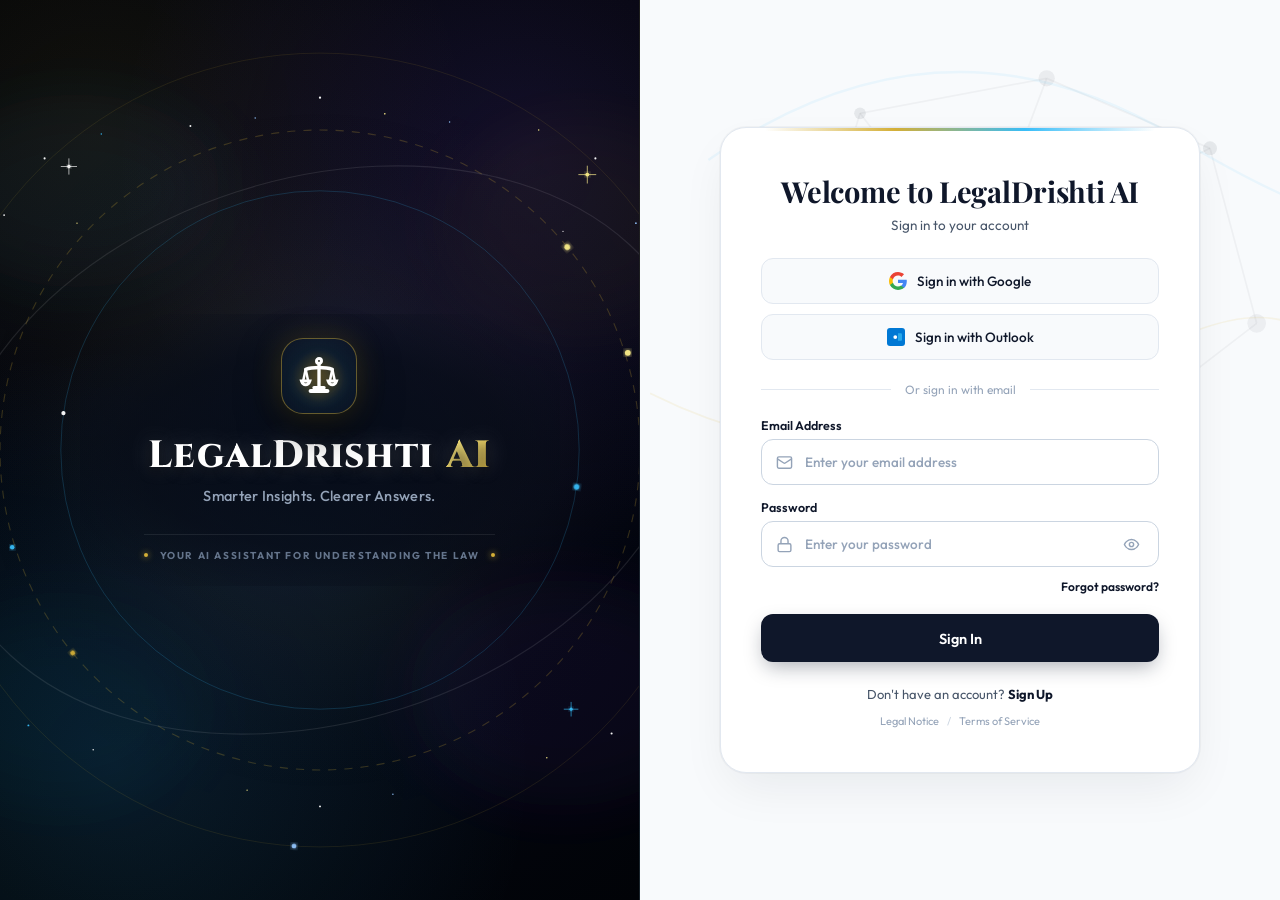
<file: frontend/login.html>
<!DOCTYPE html>
<html lang="en">

<head>
  <meta charset="UTF-8" />
  <meta name="viewport" content="width=device-width, initial-scale=1.0" />
  <title>Sign In - LegalDrishti AI</title>
  <!-- Google Fonts: Cinzel & Playfair Display (Prestigious Legal Serif) + Inter & Outfit -->
  <link rel="preconnect" href="https://fonts.googleapis.com">
  <link rel="preconnect" href="https://fonts.gstatic.com" crossorigin>
  <link
    href="https://fonts.googleapis.com/css2?family=Cinzel:wght@600;700;800;900&family=Inter:wght@400;500;600;700&family=Outfit:wght@400;500;600;700&family=Playfair+Display:ital,wght@0,600;0,700;0,800;1,600&display=swap"
    rel="stylesheet">
  <link rel="stylesheet" href="login.css" />
</head>

<body>
  <div class="login-wrapper">
    <!-- ================= LEFT EXECUTIVE HERO ================= -->
    <div class="left-hero-section">
      <!-- Cosmic Space Theme: Constellation & Celestial Orbit Backdrop -->
      <div class="architectural-art-backdrop space-backdrop">
        <!-- Authentic Deep Space Astrophotography Starfield & Cosmic Orbits -->
        <svg class="cosmic-constellation-art" viewBox="0 0 1000 1000" fill="none">
          <defs>
            <filter id="gold-glow" x="-20%" y="-20%" width="140%" height="140%">
              <feGaussianBlur stdDeviation="3" result="blur" />
              <feComposite in="SourceGraphic" in2="blur" operator="over" />
            </filter>
            <filter id="cyan-glow" x="-20%" y="-20%" width="140%" height="140%">
              <feGaussianBlur stdDeviation="3" result="blur" />
              <feComposite in="SourceGraphic" in2="blur" operator="over" />
            </filter>
            <filter id="nebula-soft" x="-30%" y="-30%" width="160%" height="160%">
              <feGaussianBlur stdDeviation="40" />
            </filter>
            <radialGradient id="celestial-core-glow" cx="50%" cy="50%" r="50%">
              <stop offset="0%" stop-color="#38bdf8" stop-opacity="0.08" />
              <stop offset="50%" stop-color="#d4af37" stop-opacity="0.03" />
              <stop offset="100%" stop-color="#000000" stop-opacity="0" />
            </radialGradient>
          </defs>

          <!-- Deep Space Interstellar Gas & Nebula Clouds (Outer Perimeters Only) -->
          <ellipse cx="200" cy="180" rx="180" ry="120" fill="rgba(56, 189, 248, 0.05)" filter="url(#nebula-soft)" />
          <ellipse cx="820" cy="220" rx="160" ry="130" fill="rgba(212, 175, 55, 0.04)" filter="url(#nebula-soft)" />
          <ellipse cx="800" cy="800" rx="190" ry="140" fill="rgba(139, 92, 246, 0.06)" filter="url(#nebula-soft)" />
          <ellipse cx="180" cy="820" rx="170" ry="120" fill="rgba(56, 189, 248, 0.04)" filter="url(#nebula-soft)" />

          <!-- Core Ambient Radial Glow -->
          <circle cx="500" cy="500" r="460" fill="url(#celestial-core-glow)" />

          <!-- ================= DEEP SPACE OUTER PINPOINT STARFIELD (ZERO OVERLAP WITH TEXT/SYMBOL) ================= -->
          <!-- Top Quadrant Outer Stars -->
          <circle cx="500" cy="65" r="1.4" fill="#ffffff" class="twinkle-star star-1" />
          <circle cx="420" cy="90" r="0.9" fill="#93c5fd" class="twinkle-star star-2" />
          <circle cx="580" cy="85" r="1.0" fill="#fef08a" class="twinkle-star star-3" />
          <circle cx="340" cy="100" r="1.2" fill="#ffffff" class="twinkle-star star-4" />
          <circle cx="660" cy="95" r="0.9" fill="#93c5fd" class="twinkle-star star-1" />

          <!-- Top-Left Corner Deep Stars -->
          <circle cx="160" cy="140" r="1.3" fill="#ffffff" class="twinkle-star star-2" />
          <circle cx="230" cy="110" r="0.9" fill="#38bdf8" class="twinkle-star star-3" />
          <circle cx="110" cy="210" r="1.1" fill="#ffffff" class="twinkle-star star-4" />
          <circle cx="200" cy="220" r="0.8" fill="#fef08a" class="twinkle-star star-1" />

          <!-- Top-Right Corner Deep Stars -->
          <circle cx="840" cy="140" r="1.3" fill="#ffffff" class="twinkle-star star-3" />
          <circle cx="770" cy="105" r="0.9" fill="#fef08a" class="twinkle-star star-4" />
          <circle cx="890" cy="220" r="1.1" fill="#93c5fd" class="twinkle-star star-1" />
          <circle cx="800" cy="230" r="0.8" fill="#ffffff" class="twinkle-star star-2" />

          <!-- Left & Right Flank Outer Stars -->
          <circle cx="70" cy="480" r="1.2" fill="#ffffff" class="twinkle-star star-3" />
          <circle cx="95" cy="360" r="0.9" fill="#93c5fd" class="twinkle-star star-4" />
          <circle cx="85" cy="620" r="1.0" fill="#ffffff" class="twinkle-star star-1" />
          <circle cx="930" cy="490" r="1.2" fill="#ffffff" class="twinkle-star star-2" />
          <circle cx="910" cy="370" r="0.8" fill="#fef08a" class="twinkle-star star-3" />
          <circle cx="915" cy="630" r="1.0" fill="#93c5fd" class="twinkle-star star-4" />

          <!-- Bottom-Left Deep Stars -->
          <circle cx="140" cy="840" r="1.2" fill="#38bdf8" class="twinkle-star star-1" />
          <circle cx="220" cy="870" r="0.9" fill="#ffffff" class="twinkle-star star-2" />
          <circle cx="100" cy="740" r="1.0" fill="#ffffff" class="twinkle-star star-3" />

          <!-- Bottom-Right Deep Stars -->
          <circle cx="860" cy="850" r="1.3" fill="#ffffff" class="twinkle-star star-4" />
          <circle cx="780" cy="880" r="0.9" fill="#fef08a" class="twinkle-star star-1" />
          <circle cx="900" cy="750" r="1.1" fill="#93c5fd" class="twinkle-star star-2" />

          <!-- Bottom Outer Flank Stars -->
          <circle cx="500" cy="940" r="1.2" fill="#ffffff" class="twinkle-star star-3" />
          <circle cx="410" cy="920" r="0.8" fill="#fef08a" class="twinkle-star star-4" />
          <circle cx="590" cy="925" r="0.9" fill="#93c5fd" class="twinkle-star star-1" />

          <!-- Signature Hubble/JWST 4-Point Diffraction Spike Sparkle Stars -->
          <g class="diffraction-star star-1" transform="translate(190, 150)">
            <line x1="-10" y1="0" x2="10" y2="0" stroke="rgba(255,255,255,0.7)" stroke-width="1.2" />
            <line x1="0" y1="-10" x2="0" y2="10" stroke="rgba(255,255,255,0.7)" stroke-width="1.2" />
            <circle cx="0" cy="0" r="2.2" fill="#ffffff" filter="url(#cyan-glow)" />
          </g>

          <g class="diffraction-star star-3" transform="translate(830, 160)">
            <line x1="-11" y1="0" x2="11" y2="0" stroke="rgba(254,240,138,0.75)" stroke-width="1.2" />
            <line x1="0" y1="-11" x2="0" y2="11" stroke="rgba(254,240,138,0.75)" stroke-width="1.2" />
            <circle cx="0" cy="0" r="2.4" fill="#fef08a" filter="url(#gold-glow)" />
          </g>

          <g class="diffraction-star star-2" transform="translate(810, 820)">
            <line x1="-9" y1="0" x2="9" y2="0" stroke="rgba(56,189,248,0.75)" stroke-width="1.1" />
            <line x1="0" y1="-9" x2="0" y2="9" stroke="rgba(56,189,248,0.75)" stroke-width="1.1" />
            <circle cx="0" cy="0" r="2" fill="#38bdf8" filter="url(#cyan-glow)" />
          </g>

          <!-- ================= EXPANDED CELESTIAL CIRCLES (100% CLEAR OF TEXT & SYMBOL) ================= -->
          <!-- 1. Inner Orbital Ring (r=320: Encircles Text & Symbol with Wide Clearance) -->
          <circle cx="500" cy="500" r="320" stroke="rgba(56, 189, 248, 0.2)" stroke-width="1.2" />

          <!-- Revolving Planets on Orbit 1 (55s Gentle Orbital Revolution) -->
          <g class="revolving-orbit-1">
            <animateTransform attributeName="transform" type="rotate" from="0 500 500" to="360 500 500" dur="55s"
              repeatCount="indefinite" />
            <!-- Starlight Cyan Planet & Pearl Moon Gliding on Orbit 1 -->
            <circle cx="820" cy="500" r="3.4" fill="#38bdf8" filter="url(#cyan-glow)" />
            <circle cx="180" cy="500" r="2.6" fill="#ffffff" />
          </g>

          <!-- 2. Mid Gold Orbital Ring (r=395: Fine Gold Accent Ring with Starlight Dash) -->
          <circle cx="500" cy="500" r="395" stroke="rgba(212, 175, 55, 0.24)" stroke-width="1.4"
            stroke-dasharray="10 10" />

          <!-- Revolving Planets on Orbit 2 (80s Gentle Orbital Revolution) -->
          <g class="revolving-orbit-2">
            <animateTransform attributeName="transform" type="rotate" from="45 500 500" to="405 500 500" dur="80s"
              repeatCount="indefinite" />
            <!-- Golden Sun-Planet & Amber Planet Gliding on Orbit 2 -->
            <circle cx="500" cy="105" r="3.6" fill="#fef08a" filter="url(#gold-glow)" />
            <circle cx="500" cy="895" r="3.0" fill="#d4af37" filter="url(#gold-glow)" />
          </g>

          <!-- 3. Wide Tilted Planetary Orbit (rx=475, ry=335 - Safe 335px Vertical Clearance from Center) -->
          <ellipse cx="500" cy="500" rx="475" ry="335" stroke="rgba(255, 255, 255, 0.1)" stroke-width="1.4"
            transform="rotate(-18 500 500)" />
          <!-- Stationary Glowing Beacons on Tilted Orbit -->
          <circle cx="880" cy="380" r="3.6" fill="#fef08a" filter="url(#gold-glow)" class="twinkle-star star-1" />
          <circle cx="120" cy="620" r="2.8" fill="#38bdf8" filter="url(#cyan-glow)" class="twinkle-star star-3" />

          <!-- 4. Grand Outer Celestial Horizon Ring (r=490) -->
          <circle cx="500" cy="500" r="490" stroke="rgba(212, 175, 55, 0.14)" stroke-width="1" />

          <!-- Revolving Outer Planets on Horizon Orbit 4 (120s Majestic Revolution) -->
          <g class="revolving-orbit-4">
            <animateTransform attributeName="transform" type="rotate" from="180 500 500" to="540 500 500" dur="120s"
              repeatCount="indefinite" />
            <circle cx="500" cy="10" r="3.0" fill="#93c5fd" filter="url(#cyan-glow)" />
            <circle cx="990" cy="500" r="2.4" fill="#ffffff" />
          </g>
        </svg>
      </div>

      <!-- Centered Prestige Brand Masthead -->
      <div class="prestige-brand-container">
        <div class="brand-crest-layout">
          <!-- Sculpted Scales of Justice Emblem -->
          <div class="sculpted-scales-wrap">
            <svg class="scales-master-icon" viewBox="0 0 24 24" fill="none" stroke="currentColor">
              <!-- Top Ring / Finial -->
              <circle cx="12" cy="3" r="1.5" stroke-width="1.8" />
              <!-- Central Pillar / Mast -->
              <line x1="12" y1="4.5" x2="12" y2="21" stroke-width="2" stroke-linecap="round" />
              <!-- Crossbeam Balance Bar -->
              <path d="M4 8 C 8 6.5, 16 6.5, 20 8" stroke-width="2" stroke-linecap="round" />
              <!-- Left Pan Chains & Pan -->
              <line x1="4" y1="8" x2="2.5" y2="15" stroke-width="1.5" />
              <line x1="4" y1="8" x2="5.5" y2="15" stroke-width="1.5" />
              <path d="M1.5 15 C 2.5 18, 5.5 18, 6.5 15 Z" stroke-width="1.8" fill="rgba(255,255,255,0.05)" />
              <!-- Right Pan Chains & Pan -->
              <line x1="20" y1="8" x2="18.5" y2="15" stroke-width="1.5" />
              <line x1="20" y1="8" x2="21.5" y2="15" stroke-width="1.5" />
              <path d="M17.5 15 C 18.5 18, 21.5 18, 22.5 15 Z" stroke-width="1.8" fill="rgba(255,255,255,0.05)" />
              <!-- Stepped Base -->
              <path d="M7 21 L17 21" stroke-width="2.5" stroke-linecap="round" />
              <path d="M9 19 L15 19" stroke-width="2" stroke-linecap="round" />
            </svg>
          </div>

          <!-- The Stately Typography -->
          <div class="brand-text-block">
            <h1 class="brand-main-title">
              LegalDrishti <span class="brand-ai-gold">AI</span>
            </h1>
            <p class="brand-prestige-tagline">
              Smarter Insights. Clearer Answers.
            </p>
          </div>
        </div>

        <!-- Subtle Chamber Distinction Line -->
        <div class="chamber-distinction-bar">
          <span class="gold-pip"></span>
          <span class="distinction-label">YOUR AI ASSISTANT FOR UNDERSTANDING THE LAW</span>
          <span class="gold-pip"></span>
        </div>
      </div>
    </div>

    <!-- ================= RIGHT WORKSPACE: THE LUXURY CARD ================= -->
    <div class="right-card-section">
      <!-- Abstract Legal Intelligence Neural Network in Background -->
      <div class="watermark-backdrop">
        <svg class="neural-legal-network" viewBox="0 0 600 600" fill="none">
          <!-- Interconnected Precedent Knowledge Nodes -->
          <circle cx="180" cy="140" r="5" fill="rgba(15, 23, 42, 0.08)" />
          <circle cx="340" cy="110" r="7" fill="rgba(15, 23, 42, 0.06)" />
          <circle cx="480" cy="170" r="6" fill="rgba(15, 23, 42, 0.08)" />
          <circle cx="520" cy="320" r="8" fill="rgba(15, 23, 42, 0.05)" />
          <circle cx="390" cy="420" r="6" fill="rgba(15, 23, 42, 0.07)" />
          <circle cx="220" cy="480" r="7" fill="rgba(15, 23, 42, 0.05)" />
          <circle cx="120" cy="340" r="5" fill="rgba(15, 23, 42, 0.08)" />
          <circle cx="280" cy="270" r="9" fill="rgba(212, 175, 55, 0.18)" />

          <!-- Network Interlink Strands -->
          <g stroke="rgba(15, 23, 42, 0.04)" stroke-width="1.5">
            <line x1="180" y1="140" x2="340" y2="110" />
            <line x1="340" y1="110" x2="480" y2="170" />
            <line x1="480" y1="170" x2="520" y2="320" />
            <line x1="520" y1="320" x2="390" y2="420" />
            <line x1="390" y1="420" x2="220" y2="480" />
            <line x1="220" y1="480" x2="120" y2="340" />
            <line x1="120" y1="340" x2="180" y2="140" />
            <line x1="280" y1="270" x2="180" y2="140" />
            <line x1="280" y1="270" x2="340" y2="110" />
            <line x1="280" y1="270" x2="480" y2="170" />
            <line x1="280" y1="270" x2="390" y2="420" />
            <line x1="280" y1="270" x2="120" y2="340" />
          </g>

          <!-- Smooth Flowing Jurisprudence Radians -->
          <path d="M50 180 Q 250 40 450 160 T 650 200" stroke="rgba(56, 189, 248, 0.08)" stroke-width="2" />
          <path d="M0 380 Q 200 480 400 360 T 600 440" stroke="rgba(212, 175, 55, 0.1)" stroke-width="1.5" />
        </svg>
      </div>

      <!-- The Elegant White Floating Card -->
      <div class="prestige-card">
        <div class="card-gold-accent-line"></div>

        <div class="card-header-block">
          <h2 class="card-title">Welcome to LegalDrishti AI</h2>
          <p class="card-subtitle">Sign in to your account</p>
        </div>

        <!-- Social SSO Authentication -->
        <div class="sso-stack">
          <button type="button" class="sso-pill-btn" id="google-sso-btn">
            <svg class="sso-logo" viewBox="0 0 24 24">
              <path fill="#4285F4"
                d="M23.745 12.27c0-.7-.06-1.4-.19-2.07H12v4.51h6.6c-.29 1.52-1.14 2.82-2.4 3.68v3.05h3.88c2.27-2.09 3.66-5.17 3.66-9.17Z" />
              <path fill="#34A853"
                d="M12 24c3.24 0 5.95-1.08 7.93-2.91l-3.88-3.05c-1.08.72-2.45 1.16-4.05 1.16-3.12 0-5.77-2.1-6.72-4.93H1.25v3.15C3.26 21.36 7.33 24 12 24Z" />
              <path fill="#FBBC05"
                d="M5.28 14.27c-.25-.72-.38-1.49-.38-2.27s.14-1.55.38-2.27V6.58H1.25C.45 8.18 0 10.03 0 12s.45 3.82 1.25 5.42l4.03-3.15Z" />
              <path fill="#EA4335"
                d="M12 4.75c1.77 0 3.35.61 4.6 1.8l3.42-3.42C17.95 1.19 15.24 0 12 0 7.33 0 3.26 2.64 1.25 6.58l4.03 3.15c.95-2.83 3.6-4.98 6.72-4.98Z" />
            </svg>
            <span>Sign in with Google</span>
          </button>

          <button type="button" class="sso-pill-btn" id="outlook-sso-btn">
            <svg class="sso-logo" viewBox="0 0 24 24" fill="none">
              <rect width="24" height="24" rx="4" fill="#0078D4" />
              <path d="M14.5 7h4a1.5 1.5 0 0 1 1.5 1.5v7a1.5 1.5 0 0 1-1.5 1.5h-4v-10Z" fill="#28A8EA" />
              <path d="M14.5 17h-7A1.5 1.5 0 0 1 6 15.5V8.5A1.5 1.5 0 0 1 7.5 7h7v10Z" fill="#0078D4" />
              <circle cx="11" cy="12" r="2.5" fill="#ffffff" />
            </svg>
            <span>Sign in with Outlook</span>
          </button>
        </div>

        <!-- Clean Divider Line -->
        <div class="divider-wrapper">
          <div class="divider-line"></div>
          <span class="divider-label">Or sign in with email</span>
          <div class="divider-line"></div>
        </div>

        <!-- Form Credentials -->
        <form id="login-form" class="credentials-form" autocomplete="off">
          <div class="form-row">
            <label class="field-label" for="email-input">Email Address</label>
            <div class="pill-input-box">
              <svg class="field-left-icon" viewBox="0 0 24 24" fill="none" stroke="currentColor" stroke-width="2">
                <rect width="20" height="16" x="2" y="4" rx="2" />
                <path d="m22 7-8.97 5.7a1.94 1.94 0 0 1-2.06 0L2 7" />
              </svg>
              <input type="email" id="email-input" class="field-input" placeholder="Enter your email address" required />
            </div>
          </div>

          <div class="form-row">
            <label class="field-label" for="password-input">Password</label>
            <div class="pill-input-box">
              <svg class="field-left-icon" viewBox="0 0 24 24" fill="none" stroke="currentColor" stroke-width="2">
                <rect width="18" height="11" x="3" y="11" rx="2" ry="2" />
                <path d="M7 11V7a5 5 0 0 1 10 0v4" />
              </svg>
              <input type="password" id="password-input" class="field-input" placeholder="Enter your password" required />
              <button type="button" class="eye-toggle" id="eye-toggle" title="Toggle password visibility">
                <svg viewBox="0 0 24 24" fill="none" stroke="currentColor" stroke-width="2">
                  <path d="M2 12s3-7 10-7 10 7 10 7-3 7-10 7-10-7-10-7Z" />
                  <circle cx="12" cy="12" r="3" />
                </svg>
              </button>
            </div>
          </div>

          <div class="forgot-wrapper">
            <a href="#" class="forgot-link">Forgot password?</a>
          </div>

          <button type="submit" class="sign-in-btn" id="submit-btn">
            Sign In
          </button>
        </form>

        <div class="card-bottom-links">
          <p class="signup-text">Don't have an account? <a href="signup.html" class="signup-link">Sign Up</a></p>
          <div class="compliance-links">
            <a href="#" class="legal-link">Legal Notice</a>
            <span class="sep">/</span>
            <a href="#" class="legal-link">Terms of Service</a>
          </div>
        </div>
      </div>
    </div>
  </div>

  <script src="login.js"></script>
</body>

</html>
</file>
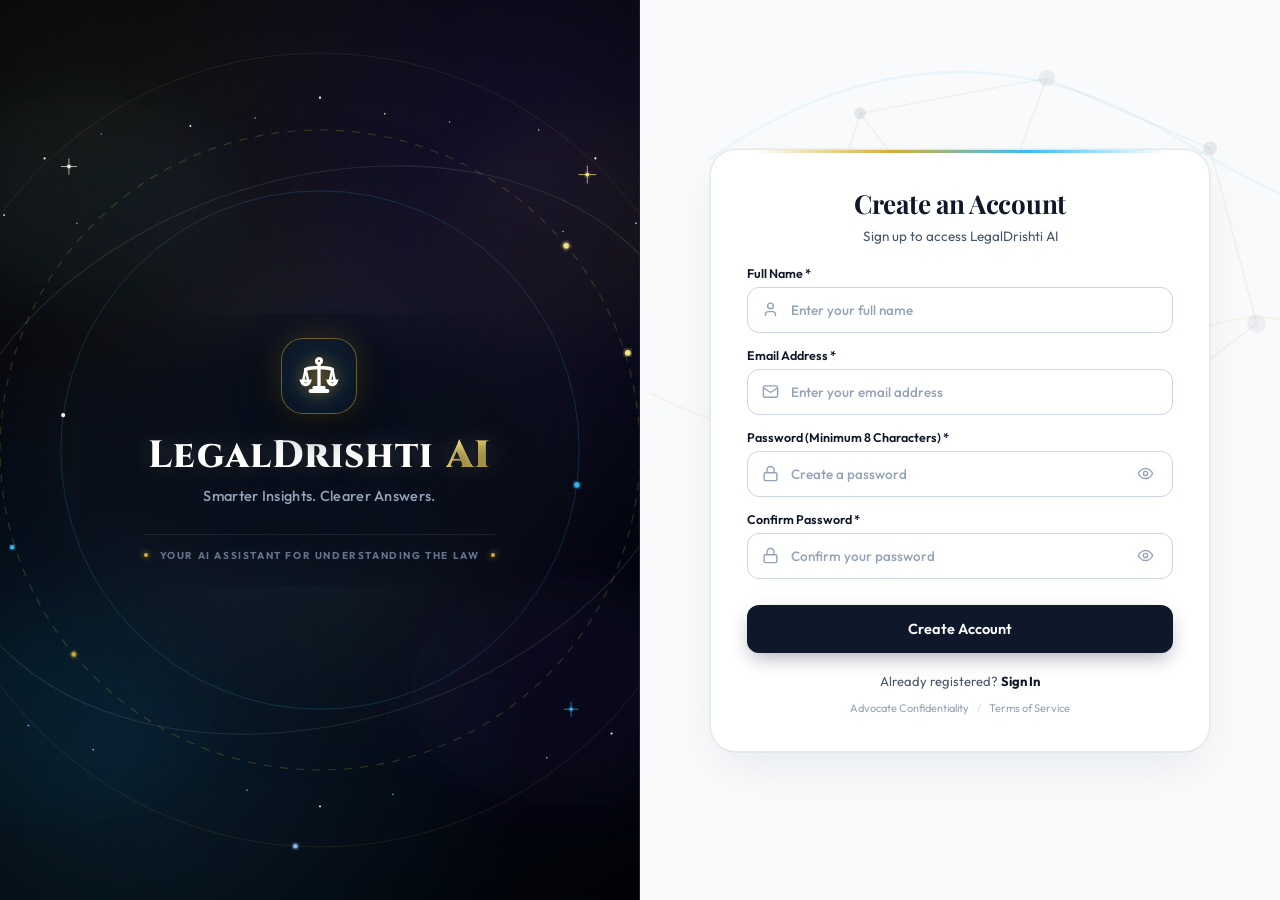
<file: frontend/signup.html>
<!DOCTYPE html>
<html lang="en">
<head>
  <meta charset="UTF-8" />
  <meta name="viewport" content="width=device-width, initial-scale=1.0" />
  <title>Register Account - LegalDrishti AI</title>
  <link rel="preconnect" href="https://fonts.googleapis.com">
  <link rel="preconnect" href="https://fonts.gstatic.com" crossorigin>
  <link href="https://fonts.googleapis.com/css2?family=Cinzel:wght@600;700;800;900&family=Inter:wght@400;500;600;700&family=Outfit:wght@400;500;600;700&family=Playfair+Display:ital,wght@0,600;0,700;0,800;1,600&display=swap" rel="stylesheet">
  <link rel="stylesheet" href="login.css" />
</head>
<body>
  <div class="login-wrapper">
    <!-- ================= LEFT EXECUTIVE HERO ================= -->
    <div class="left-hero-section">
      <!-- Cosmic Space Theme: Constellation & Celestial Orbit Backdrop -->
      <div class="architectural-art-backdrop space-backdrop">
        <!-- Authentic Deep Space Astrophotography Starfield & Cosmic Orbits -->
        <svg class="cosmic-constellation-art" viewBox="0 0 1000 1000" fill="none">
          <defs>
            <filter id="gold-glow" x="-20%" y="-20%" width="140%" height="140%">
              <feGaussianBlur stdDeviation="3" result="blur"/>
              <feComposite in="SourceGraphic" in2="blur" operator="over"/>
            </filter>
            <filter id="cyan-glow" x="-20%" y="-20%" width="140%" height="140%">
              <feGaussianBlur stdDeviation="3" result="blur"/>
              <feComposite in="SourceGraphic" in2="blur" operator="over"/>
            </filter>
            <filter id="nebula-soft" x="-30%" y="-30%" width="160%" height="160%">
              <feGaussianBlur stdDeviation="40"/>
            </filter>
            <radialGradient id="celestial-core-glow" cx="50%" cy="50%" r="50%">
              <stop offset="0%" stop-color="#38bdf8" stop-opacity="0.08"/>
              <stop offset="50%" stop-color="#d4af37" stop-opacity="0.03"/>
              <stop offset="100%" stop-color="#000000" stop-opacity="0"/>
            </radialGradient>
          </defs>

          <!-- Deep Space Interstellar Gas & Nebula Clouds (Outer Perimeters Only) -->
          <ellipse cx="200" cy="180" rx="180" ry="120" fill="rgba(56, 189, 248, 0.05)" filter="url(#nebula-soft)"/>
          <ellipse cx="820" cy="220" rx="160" ry="130" fill="rgba(212, 175, 55, 0.04)" filter="url(#nebula-soft)"/>
          <ellipse cx="800" cy="800" rx="190" ry="140" fill="rgba(139, 92, 246, 0.06)" filter="url(#nebula-soft)"/>
          <ellipse cx="180" cy="820" rx="170" ry="120" fill="rgba(56, 189, 248, 0.04)" filter="url(#nebula-soft)"/>

          <!-- Core Ambient Radial Glow -->
          <circle cx="500" cy="500" r="460" fill="url(#celestial-core-glow)"/>

          <!-- ================= DEEP SPACE OUTER PINPOINT STARFIELD (ZERO OVERLAP WITH TEXT/SYMBOL) ================= -->
          <!-- Top Quadrant Outer Stars -->
          <circle cx="500" cy="65" r="1.4" fill="#ffffff" class="twinkle-star star-1"/>
          <circle cx="420" cy="90" r="0.9" fill="#93c5fd" class="twinkle-star star-2"/>
          <circle cx="580" cy="85" r="1.0" fill="#fef08a" class="twinkle-star star-3"/>
          <circle cx="340" cy="100" r="1.2" fill="#ffffff" class="twinkle-star star-4"/>
          <circle cx="660" cy="95" r="0.9" fill="#93c5fd" class="twinkle-star star-1"/>

          <!-- Top-Left Corner Deep Stars -->
          <circle cx="160" cy="140" r="1.3" fill="#ffffff" class="twinkle-star star-2"/>
          <circle cx="230" cy="110" r="0.9" fill="#38bdf8" class="twinkle-star star-3"/>
          <circle cx="110" cy="210" r="1.1" fill="#ffffff" class="twinkle-star star-4"/>
          <circle cx="200" cy="220" r="0.8" fill="#fef08a" class="twinkle-star star-1"/>

          <!-- Top-Right Corner Deep Stars -->
          <circle cx="840" cy="140" r="1.3" fill="#ffffff" class="twinkle-star star-3"/>
          <circle cx="770" cy="105" r="0.9" fill="#fef08a" class="twinkle-star star-4"/>
          <circle cx="890" cy="220" r="1.1" fill="#93c5fd" class="twinkle-star star-1"/>
          <circle cx="800" cy="230" r="0.8" fill="#ffffff" class="twinkle-star star-2"/>

          <!-- Left & Right Flank Outer Stars -->
          <circle cx="70" cy="480" r="1.2" fill="#ffffff" class="twinkle-star star-3"/>
          <circle cx="95" cy="360" r="0.9" fill="#93c5fd" class="twinkle-star star-4"/>
          <circle cx="85" cy="620" r="1.0" fill="#ffffff" class="twinkle-star star-1"/>
          <circle cx="930" cy="490" r="1.2" fill="#ffffff" class="twinkle-star star-2"/>
          <circle cx="910" cy="370" r="0.8" fill="#fef08a" class="twinkle-star star-3"/>
          <circle cx="915" cy="630" r="1.0" fill="#93c5fd" class="twinkle-star star-4"/>

          <!-- Bottom-Left Deep Stars -->
          <circle cx="140" cy="840" r="1.2" fill="#38bdf8" class="twinkle-star star-1"/>
          <circle cx="220" cy="870" r="0.9" fill="#ffffff" class="twinkle-star star-2"/>
          <circle cx="100" cy="740" r="1.0" fill="#ffffff" class="twinkle-star star-3"/>

          <!-- Bottom-Right Deep Stars -->
          <circle cx="860" cy="850" r="1.3" fill="#ffffff" class="twinkle-star star-4"/>
          <circle cx="780" cy="880" r="0.9" fill="#fef08a" class="twinkle-star star-1"/>
          <circle cx="900" cy="750" r="1.1" fill="#93c5fd" class="twinkle-star star-2"/>

          <!-- Bottom Outer Flank Stars -->
          <circle cx="500" cy="940" r="1.2" fill="#ffffff" class="twinkle-star star-3"/>
          <circle cx="410" cy="920" r="0.8" fill="#fef08a" class="twinkle-star star-4"/>
          <circle cx="590" cy="925" r="0.9" fill="#93c5fd" class="twinkle-star star-1"/>

          <!-- Signature Hubble/JWST 4-Point Diffraction Spike Sparkle Stars -->
          <g class="diffraction-star star-1" transform="translate(190, 150)">
            <line x1="-10" y1="0" x2="10" y2="0" stroke="rgba(255,255,255,0.7)" stroke-width="1.2"/>
            <line x1="0" y1="-10" x2="0" y2="10" stroke="rgba(255,255,255,0.7)" stroke-width="1.2"/>
            <circle cx="0" cy="0" r="2.2" fill="#ffffff" filter="url(#cyan-glow)"/>
          </g>

          <g class="diffraction-star star-3" transform="translate(830, 160)">
            <line x1="-11" y1="0" x2="11" y2="0" stroke="rgba(254,240,138,0.75)" stroke-width="1.2"/>
            <line x1="0" y1="-11" x2="0" y2="11" stroke="rgba(254,240,138,0.75)" stroke-width="1.2"/>
            <circle cx="0" cy="0" r="2.4" fill="#fef08a" filter="url(#gold-glow)"/>
          </g>

          <g class="diffraction-star star-2" transform="translate(810, 820)">
            <line x1="-9" y1="0" x2="9" y2="0" stroke="rgba(56,189,248,0.75)" stroke-width="1.1"/>
            <line x1="0" y1="-9" x2="0" y2="9" stroke="rgba(56,189,248,0.75)" stroke-width="1.1"/>
            <circle cx="0" cy="0" r="2" fill="#38bdf8" filter="url(#cyan-glow)"/>
          </g>

          <!-- ================= EXPANDED CELESTIAL CIRCLES (100% CLEAR OF TEXT & SYMBOL) ================= -->
          <!-- 1. Inner Orbital Ring (r=320: Encircles Text & Symbol with Wide Clearance) -->
          <circle cx="500" cy="500" r="320" stroke="rgba(56, 189, 248, 0.2)" stroke-width="1.2"/>
          
          <!-- Revolving Planets on Orbit 1 (55s Gentle Orbital Revolution) -->
          <g class="revolving-orbit-1">
            <animateTransform attributeName="transform" type="rotate" from="0 500 500" to="360 500 500" dur="55s" repeatCount="indefinite"/>
            <!-- Starlight Cyan Planet & Pearl Moon Gliding on Orbit 1 -->
            <circle cx="820" cy="500" r="3.4" fill="#38bdf8" filter="url(#cyan-glow)"/>
            <circle cx="180" cy="500" r="2.6" fill="#ffffff"/>
          </g>

          <!-- 2. Mid Gold Orbital Ring (r=395: Fine Gold Accent Ring with Starlight Dash) -->
          <circle cx="500" cy="500" r="395" stroke="rgba(212, 175, 55, 0.24)" stroke-width="1.4" stroke-dasharray="10 10"/>
          
          <!-- Revolving Planets on Orbit 2 (80s Gentle Orbital Revolution) -->
          <g class="revolving-orbit-2">
            <animateTransform attributeName="transform" type="rotate" from="45 500 500" to="405 500 500" dur="80s" repeatCount="indefinite"/>
            <!-- Golden Sun-Planet & Amber Planet Gliding on Orbit 2 -->
            <circle cx="500" cy="105" r="3.6" fill="#fef08a" filter="url(#gold-glow)"/>
            <circle cx="500" cy="895" r="3.0" fill="#d4af37" filter="url(#gold-glow)"/>
          </g>

          <!-- 3. Wide Tilted Planetary Orbit (rx=475, ry=335 - Safe 335px Vertical Clearance from Center) -->
          <ellipse cx="500" cy="500" rx="475" ry="335" stroke="rgba(255, 255, 255, 0.1)" stroke-width="1.4" transform="rotate(-18 500 500)"/>
          <!-- Stationary Glowing Beacons on Tilted Orbit -->
          <circle cx="880" cy="380" r="3.6" fill="#fef08a" filter="url(#gold-glow)" class="twinkle-star star-1"/>
          <circle cx="120" cy="620" r="2.8" fill="#38bdf8" filter="url(#cyan-glow)" class="twinkle-star star-3"/>

          <!-- 4. Grand Outer Celestial Horizon Ring (r=490) -->
          <circle cx="500" cy="500" r="490" stroke="rgba(212, 175, 55, 0.14)" stroke-width="1"/>
          
          <!-- Revolving Outer Planets on Horizon Orbit 4 (120s Majestic Revolution) -->
          <g class="revolving-orbit-4">
            <animateTransform attributeName="transform" type="rotate" from="180 500 500" to="540 500 500" dur="120s" repeatCount="indefinite"/>
            <circle cx="500" cy="10" r="3.0" fill="#93c5fd" filter="url(#cyan-glow)"/>
            <circle cx="990" cy="500" r="2.4" fill="#ffffff"/>
          </g>
        </svg>
      </div>

      <!-- Centered Prestige Brand Masthead -->
      <div class="prestige-brand-container">
        <div class="brand-crest-layout">
          <!-- Sculpted Scales of Justice Emblem -->
          <div class="sculpted-scales-wrap">
            <svg class="scales-master-icon" viewBox="0 0 24 24" fill="none" stroke="currentColor">
              <!-- Top Ring / Finial -->
              <circle cx="12" cy="3" r="1.5" stroke-width="1.8"/>
              <!-- Central Pillar / Mast -->
              <line x1="12" y1="4.5" x2="12" y2="21" stroke-width="2" stroke-linecap="round"/>
              <!-- Crossbeam Balance Bar -->
              <path d="M4 8 C 8 6.5, 16 6.5, 20 8" stroke-width="2" stroke-linecap="round"/>
              <!-- Left Pan Chains & Pan -->
              <line x1="4" y1="8" x2="2.5" y2="15" stroke-width="1.5"/>
              <line x1="4" y1="8" x2="5.5" y2="15" stroke-width="1.5"/>
              <path d="M1.5 15 C 2.5 18, 5.5 18, 6.5 15 Z" stroke-width="1.8" fill="rgba(255,255,255,0.05)"/>
              <!-- Right Pan Chains & Pan -->
              <line x1="20" y1="8" x2="18.5" y2="15" stroke-width="1.5"/>
              <line x1="20" y1="8" x2="21.5" y2="15" stroke-width="1.5"/>
              <path d="M17.5 15 C 18.5 18, 21.5 18, 22.5 15 Z" stroke-width="1.8" fill="rgba(255,255,255,0.05)"/>
              <!-- Stepped Base -->
              <path d="M7 21 L17 21" stroke-width="2.5" stroke-linecap="round"/>
              <path d="M9 19 L15 19" stroke-width="2" stroke-linecap="round"/>
            </svg>
          </div>

          <!-- The Stately Typography -->
          <div class="brand-text-block">
            <h1 class="brand-main-title">
              LegalDrishti <span class="brand-ai-gold">AI</span>
            </h1>
            <p class="brand-prestige-tagline">
              Smarter Insights. Clearer Answers.
            </p>
          </div>
        </div>

        <!-- Subtle Chamber Distinction Line -->
        <div class="chamber-distinction-bar">
          <span class="gold-pip"></span>
          <span class="distinction-label">YOUR AI ASSISTANT FOR UNDERSTANDING THE LAW</span>
          <span class="gold-pip"></span>
        </div>
      </div>
    </div>

    <!-- ================= RIGHT WORKSPACE ================= -->
    <div class="right-card-section">
      <!-- Abstract Legal Intelligence Neural Network in Background -->
      <div class="watermark-backdrop">
        <svg class="neural-legal-network" viewBox="0 0 600 600" fill="none">
          <!-- Interconnected Precedent Knowledge Nodes -->
          <circle cx="180" cy="140" r="5" fill="rgba(15, 23, 42, 0.08)"/>
          <circle cx="340" cy="110" r="7" fill="rgba(15, 23, 42, 0.06)"/>
          <circle cx="480" cy="170" r="6" fill="rgba(15, 23, 42, 0.08)"/>
          <circle cx="520" cy="320" r="8" fill="rgba(15, 23, 42, 0.05)"/>
          <circle cx="390" cy="420" r="6" fill="rgba(15, 23, 42, 0.07)"/>
          <circle cx="220" cy="480" r="7" fill="rgba(15, 23, 42, 0.05)"/>
          <circle cx="120" cy="340" r="5" fill="rgba(15, 23, 42, 0.08)"/>
          <circle cx="280" cy="270" r="9" fill="rgba(212, 175, 55, 0.18)"/>

          <!-- Network Interlink Strands -->
          <g stroke="rgba(15, 23, 42, 0.04)" stroke-width="1.5">
            <line x1="180" y1="140" x2="340" y2="110"/>
            <line x1="340" y1="110" x2="480" y2="170"/>
            <line x1="480" y1="170" x2="520" y2="320"/>
            <line x1="520" y1="320" x2="390" y2="420"/>
            <line x1="390" y1="420" x2="220" y2="480"/>
            <line x1="220" y1="480" x2="120" y2="340"/>
            <line x1="120" y1="340" x2="180" y2="140"/>
            <line x1="280" y1="270" x2="180" y2="140"/>
            <line x1="280" y1="270" x2="340" y2="110"/>
            <line x1="280" y1="270" x2="480" y2="170"/>
            <line x1="280" y1="270" x2="390" y2="420"/>
            <line x1="280" y1="270" x2="120" y2="340"/>
          </g>

          <!-- Smooth Flowing Jurisprudence Radians -->
          <path d="M50 180 Q 250 40 450 160 T 650 200" stroke="rgba(56, 189, 248, 0.08)" stroke-width="2"/>
          <path d="M0 380 Q 200 480 400 360 T 600 440" stroke="rgba(212, 175, 55, 0.1)" stroke-width="1.5"/>
        </svg>
      </div>
      <!-- Floating Prestige Registration Card -->
      <div class="prestige-card" style="max-width: 500px; padding: 36px 36px;">
        <div class="card-gold-accent-line"></div>

        <div class="card-header-block" style="margin-bottom: 20px;">
          <h2 class="card-title" style="font-size: 26px;">Create an Account</h2>
          <p class="card-subtitle">Sign up to access LegalDrishti AI</p>
        </div>

        <!-- Registration Form -->
        <form id="signup-form" class="credentials-form" autocomplete="off">
          <div class="form-row">
            <label class="field-label" for="fullname-input">Full Name *</label>
            <div class="pill-input-box">
              <svg class="field-left-icon" viewBox="0 0 24 24" fill="none" stroke="currentColor" stroke-width="2">
                <path d="M19 21v-2a4 4 0 0 0-4-4H9a4 4 0 0 0-4 4v2"/><circle cx="12" cy="7" r="4"/>
              </svg>
              <input 
                type="text" 
                id="fullname-input" 
                class="field-input" 
                placeholder="Enter your full name" 
                required 
              />
            </div>
          </div>

          <div class="form-row">
            <label class="field-label" for="email-input">Email Address *</label>
            <div class="pill-input-box">
              <svg class="field-left-icon" viewBox="0 0 24 24" fill="none" stroke="currentColor" stroke-width="2">
                <rect width="20" height="16" x="2" y="4" rx="2"/><path d="m22 7-8.97 5.7a1.94 1.94 0 0 1-2.06 0L2 7"/>
              </svg>
              <input 
                type="email" 
                id="email-input" 
                class="field-input" 
                placeholder="Enter your email address" 
                required 
              />
            </div>
          </div>

          <div class="form-row">
            <label class="field-label" for="password-input">Password (Minimum 8 Characters) *</label>
            <div class="pill-input-box">
              <svg class="field-left-icon" viewBox="0 0 24 24" fill="none" stroke="currentColor" stroke-width="2">
                <rect width="18" height="11" x="3" y="11" rx="2" ry="2"/><path d="M7 11V7a5 5 0 0 1 10 0v4"/>
              </svg>
              <input 
                type="password" 
                id="password-input" 
                class="field-input" 
                placeholder="Create a password" 
                minlength="8" 
                required 
              />
              <button type="button" class="eye-toggle" id="eye-toggle-1" title="Toggle password visibility">
                <svg viewBox="0 0 24 24" fill="none" stroke="currentColor" stroke-width="2">
                  <path d="M2 12s3-7 10-7 10 7 10 7-3 7-10 7-10-7-10-7Z"/><circle cx="12" cy="12" r="3"/>
                </svg>
              </button>
            </div>
          </div>

          <div class="form-row">
            <label class="field-label" for="confirm-password-input">Confirm Password *</label>
            <div class="pill-input-box">
              <svg class="field-left-icon" viewBox="0 0 24 24" fill="none" stroke="currentColor" stroke-width="2">
                <rect width="18" height="11" x="3" y="11" rx="2" ry="2"/><path d="M7 11V7a5 5 0 0 1 10 0v4"/>
              </svg>
              <input 
                type="password" 
                id="confirm-password-input" 
                class="field-input" 
                placeholder="Confirm your password" 
                minlength="8" 
                required 
              />
              <button type="button" class="eye-toggle" id="eye-toggle-2" title="Toggle password visibility">
                <svg viewBox="0 0 24 24" fill="none" stroke="currentColor" stroke-width="2">
                  <path d="M2 12s3-7 10-7 10 7 10 7-3 7-10 7-10-7-10-7Z"/><circle cx="12" cy="12" r="3"/>
                </svg>
              </button>
            </div>
          </div>

          <div id="signup-alert" style="display: none; padding: 10px 14px; border-radius: 8px; font-size: 12.5px; margin-top: 4px;"></div>

          <button type="submit" class="sign-in-btn" id="signup-submit-btn" style="margin-top: 12px;">
            Create Account
          </button>
        </form>

        <div class="card-bottom-links" style="margin-top: 20px;">
          <p class="signup-text">Already registered? <a href="login.html" class="signup-link">Sign In</a></p>
          <div class="compliance-links">
            <a href="#" class="legal-link">Advocate Confidentiality</a>
            <span class="sep">/</span>
            <a href="#" class="legal-link">Terms of Service</a>
          </div>
        </div>
      </div>
    </div>
  </div>

  <script src="signup.js"></script>
</body>
</html>
</file>
<file: frontend/login.css>
:root {
  --hero-bg: #0e1117;
  --hero-card-bg: #f8fafc;
  --text-dark: #0f172a;
  --text-secondary: #475569;
  --text-muted: #94a3b8;
  --border-light: #e2e8f0;
  --sso-bg: #f8fafc;
  --sso-border: #e2e8f0;
  --accent-gold: #d4af37;
  --accent-gold-light: #fde68a;
  --font-brand: 'Cinzel', 'Playfair Display', Georgia, serif;
  --font-serif: 'Playfair Display', Georgia, serif;
  --font-sans: 'Outfit', 'Inter', -apple-system, sans-serif;
}

* {
  margin: 0;
  padding: 0;
  box-sizing: border-box;
}

body {
  font-family: var(--font-sans);
  background-color: var(--hero-card-bg);
  color: var(--text-dark);
  -webkit-font-smoothing: antialiased;
  min-height: 100vh;
  overflow-x: hidden;
}

/* ================= 2-COLUMN EQUAL 50/50 SPLIT LAYOUT ================= */
.login-wrapper {
  display: grid;
  grid-template-columns: 50% 50%;
  min-height: 100vh;
  width: 100vw;
}

/* ================= LEFT EXECUTIVE HERO (AUTHENTIC DEEP SPACE THEME) ================= */
.left-hero-section {
  background: 
    radial-gradient(circle at 82% 18%, rgba(139, 92, 246, 0.12) 0%, transparent 45%),
    radial-gradient(circle at 18% 85%, rgba(56, 189, 248, 0.12) 0%, transparent 45%),
    radial-gradient(circle at 15% 15%, rgba(212, 175, 55, 0.08) 0%, transparent 40%),
    radial-gradient(circle at 50% 50%, #081022 0%, #030610 50%, #010307 100%);
  position: relative;
  display: flex;
  flex-direction: column;
  justify-content: center;
  align-items: center;
  padding: 60px 48px;
  overflow: hidden;
  border-right: 1px solid rgba(255, 255, 255, 0.08);
}

/* Space Backdrop & Starfield */
.space-backdrop {
  position: absolute;
  top: 0;
  left: 0;
  right: 0;
  bottom: 0;
  pointer-events: none;
  overflow: hidden;
}


.cosmic-constellation-art {
  position: absolute;
  top: 50%;
  left: 50%;
  transform: translate(-50%, -50%);
  width: 960px;
  height: 960px;
  max-width: 90vw;
  max-height: 90vh;
  opacity: 0.95;
  filter: drop-shadow(0 0 20px rgba(56, 189, 248, 0.08));
}

/* Twinkling Deep Space Pinpoint Stars */
.twinkle-star {
  animation: starPulse 4.5s ease-in-out infinite;
  transform-box: fill-box;
  transform-origin: center;
}

.star-1 { animation-delay: 0s; }
.star-2 { animation-delay: 1.1s; }
.star-3 { animation-delay: 2.3s; }
.star-4 { animation-delay: 3.4s; }

@keyframes starPulse {
  0%, 100% { opacity: 0.2; transform: scale(0.8); }
  50% { opacity: 1; transform: scale(1.4); }
}

/* JWST/Hubble 4-Point Diffraction Spike Sparkle Stars */
.diffraction-star {
  animation: diffractionPulse 5s ease-in-out infinite;
  transform-box: fill-box;
  transform-origin: center;
}

@keyframes diffractionPulse {
  0%, 100% { opacity: 0.35; transform: scale(0.85); }
  50% { opacity: 1; transform: scale(1.2); }
}


/* Brand Masthead Container */
.prestige-brand-container {
  position: relative;
  z-index: 3;
  display: flex;
  flex-direction: column;
  align-items: center;
  text-align: center;
  width: 100%;
  max-width: 480px;
  gap: 28px;
  padding: 24px 30px;
  background: radial-gradient(ellipse 65% 60% at 50% 50%, rgba(6, 11, 23, 0.95) 0%, rgba(6, 11, 23, 0.7) 60%, transparent 100%);
  border-radius: 40px;
}

.brand-crest-layout {
  display: flex;
  flex-direction: column;
  align-items: center;
  gap: 20px;
}

/* Sculpted Scales of Justice Icon (Celestial Orbit Crest) */
.sculpted-scales-wrap {
  width: 76px;
  height: 76px;
  background: radial-gradient(circle, rgba(212, 175, 55, 0.22) 0%, rgba(56, 189, 248, 0.08) 50%, rgba(13, 23, 46, 0.4) 100%);
  border: 1px solid rgba(212, 175, 55, 0.45);
  border-radius: 22px;
  display: flex;
  align-items: center;
  justify-content: center;
  box-shadow: 0 0 30px rgba(212, 175, 55, 0.2), 0 16px 40px rgba(0, 0, 0, 0.6);
  transition: transform 0.3s ease, border-color 0.3s ease, box-shadow 0.3s ease;
  position: relative;
}

.sculpted-scales-wrap:hover {
  transform: translateY(-2px) scale(1.02);
  border-color: rgba(212, 175, 55, 0.7);
  box-shadow: 0 0 40px rgba(212, 175, 55, 0.35), 0 20px 48px rgba(0, 0, 0, 0.7);
}

.scales-master-icon {
  width: 40px;
  height: 40px;
  color: #ffffff;
  filter: drop-shadow(0 2px 8px rgba(212, 175, 55, 0.4));
}

/* Stately Brand Typography with Ethereal Starlight Aura */
.brand-text-block {
  display: flex;
  flex-direction: column;
  align-items: center;
  gap: 8px;
}

.brand-main-title {
  font-family: var(--font-brand);
  font-size: 38px;
  font-weight: 800;
  color: #ffffff;
  letter-spacing: 0.8px;
  line-height: 1.15;
  text-shadow: 0 0 25px rgba(255, 255, 255, 0.25), 0 4px 12px rgba(0, 0, 0, 0.6);
}


.brand-ai-gold {
  font-family: var(--font-brand);
  background: linear-gradient(135deg, #fef08a 0%, #d4af37 100%);
  -webkit-background-clip: text;
  -webkit-text-fill-color: transparent;
  font-weight: 900;
  margin-left: 2px;
}

.brand-prestige-tagline {
  font-family: var(--font-sans);
  font-size: 14.5px;
  color: #94a3b8;
  font-weight: 500;
  letter-spacing: 0.3px;
  line-height: 1.4;
}

/* Distinction Bar */
.chamber-distinction-bar {
  display: flex;
  align-items: center;
  gap: 12px;
  padding-top: 14px;
  border-top: 1px solid rgba(255, 255, 255, 0.08);
}

.gold-pip {
  width: 4px;
  height: 4px;
  background-color: var(--accent-gold);
  border-radius: 50%;
  box-shadow: 0 0 6px var(--accent-gold);
}

.distinction-label {
  font-size: 10px;
  font-weight: 700;
  color: #64748b;
  letter-spacing: 1.6px;
}

/* ================= RIGHT WORKSPACE ================= */
.right-card-section {
  background-color: var(--hero-card-bg);
  position: relative;
  display: flex;
  align-items: center;
  justify-content: center;
  padding: 40px 24px;
  overflow: hidden;
}

.watermark-backdrop {
  position: absolute;
  top: 0;
  left: 0;
  right: 0;
  bottom: 0;
  pointer-events: none;
  overflow: hidden;
}

.neural-legal-network {
  position: absolute;
  top: -50px;
  right: -70px;
  width: 700px;
  height: 700px;
}

/* The Prestige White Floating Card */
.prestige-card {
  position: relative;
  z-index: 2;
  width: 100%;
  max-width: 480px;
  background: #ffffff;
  border: 1px solid var(--border-light);
  border-radius: 26px;
  padding: 44px 40px;
  box-shadow: 
    0 20px 50px -10px rgba(15, 23, 42, 0.08), 
    0 0 0 1px rgba(0, 0, 0, 0.03);
  animation: cardEntrance 0.45s cubic-bezier(0.16, 1, 0.3, 1);
}

@keyframes cardEntrance {
  from {
    opacity: 0;
    transform: translateY(16px);
  }
  to {
    opacity: 1;
    transform: translateY(0);
  }
}

/* Card Gold Accent Line */
.card-gold-accent-line {
  position: absolute;
  top: 0;
  left: 44px;
  right: 44px;
  height: 3px;
  background: linear-gradient(90deg, transparent, #d4af37, #38bdf8, transparent);
  border-radius: 0 0 3px 3px;
}

.card-header-block {
  text-align: center;
  margin-bottom: 24px;
}

.card-title {
  font-family: var(--font-serif);
  font-size: 29px;
  font-weight: 700;
  color: var(--text-dark);
  letter-spacing: -0.3px;
  margin-bottom: 6px;
}

.card-subtitle {
  font-size: 13.5px;
  color: var(--text-secondary);
}

/* SSO Buttons Stack */
.sso-stack {
  display: flex;
  flex-direction: column;
  gap: 10px;
}

.sso-pill-btn {
  display: flex;
  align-items: center;
  justify-content: center;
  gap: 10px;
  width: 100%;
  height: 46px;
  border-radius: 12px;
  background-color: var(--sso-bg);
  border: 1px solid var(--sso-border);
  font-family: var(--font-sans);
  font-size: 13.5px;
  font-weight: 500;
  color: var(--text-dark);
  cursor: pointer;
  transition: all 0.18s cubic-bezier(0.16, 1, 0.3, 1);
}

.sso-pill-btn:hover {
  background-color: #ffffff;
  border-color: #cbd5e1;
  box-shadow: 0 4px 14px rgba(0, 0, 0, 0.05);
  transform: translateY(-1.5px);
}

.sso-logo {
  width: 18px;
  height: 18px;
  flex-shrink: 0;
}

/* Divider */
.divider-wrapper {
  display: flex;
  align-items: center;
  gap: 14px;
  margin: 22px 0 20px 0;
}

.divider-line {
  flex: 1;
  height: 1px;
  background-color: var(--border-light);
}

.divider-label {
  font-size: 12px;
  color: var(--text-muted);
  white-space: nowrap;
}

/* Credentials Form */
.credentials-form {
  display: flex;
  flex-direction: column;
  gap: 14px;
}

.form-row {
  display: flex;
  flex-direction: column;
  gap: 6px;
}

.field-label {
  font-size: 12.5px;
  font-weight: 600;
  color: var(--text-dark);
}

.pill-input-box {
  display: flex;
  align-items: center;
  height: 46px;
  border: 1px solid #cbd5e1;
  border-radius: 12px;
  padding: 0 14px;
  background-color: #ffffff;
  transition: all 0.18s ease;
}

.pill-input-box:focus-within {
  border-color: #0f172a;
  box-shadow: 0 0 0 3.5px rgba(15, 23, 42, 0.06);
}

.field-left-icon {
  width: 17px;
  height: 17px;
  color: #94a3b8;
  flex-shrink: 0;
  margin-right: 12px;
}

.field-input {
  flex: 1;
  border: none;
  outline: none;
  font-family: var(--font-sans);
  font-size: 13.5px;
  font-weight: 500;
  color: var(--text-dark);
  background: transparent;
}

.field-input::placeholder {
  color: #94a3b8;
}

.eye-toggle {
  background: transparent;
  border: none;
  cursor: pointer;
  color: #94a3b8;
  display: flex;
  align-items: center;
  padding: 4px;
  transition: color 0.15s ease;
}

.eye-toggle:hover {
  color: var(--text-dark);
}

.eye-toggle svg {
  width: 17px;
  height: 17px;
}

/* Forgot Password */
.forgot-wrapper {
  display: flex;
  justify-content: flex-end;
  margin-top: -2px;
}

.forgot-link {
  font-size: 12px;
  font-weight: 600;
  color: var(--text-dark);
  text-decoration: none;
  transition: color 0.15s ease;
}

.forgot-link:hover {
  text-decoration: underline;
}

/* Primary Sign In Button */
.sign-in-btn {
  width: 100%;
  height: 48px;
  background: #0f172a;
  color: #ffffff;
  border: none;
  border-radius: 12px;
  font-family: var(--font-sans);
  font-size: 14.5px;
  font-weight: 600;
  cursor: pointer;
  box-shadow: 0 8px 20px -4px rgba(15, 23, 42, 0.35);
  transition: all 0.2s cubic-bezier(0.16, 1, 0.3, 1);
  margin-top: 6px;
}

.sign-in-btn:hover {
  background: #1e293b;
  transform: translateY(-1px);
  box-shadow: 0 12px 24px -4px rgba(15, 23, 42, 0.45);
}

.sign-in-btn:active {
  transform: scale(0.99);
}

/* Footer Links */
.card-bottom-links {
  margin-top: 24px;
  text-align: center;
  display: flex;
  flex-direction: column;
  gap: 12px;
}

.signup-text {
  font-size: 13px;
  color: var(--text-secondary);
}

.signup-link {
  color: #0f172a;
  font-weight: 700;
  text-decoration: none;
}

.signup-link:hover {
  text-decoration: underline;
}

.compliance-links {
  display: flex;
  align-items: center;
  justify-content: center;
  gap: 8px;
  font-size: 11px;
  color: var(--text-muted);
}

.legal-link {
  color: var(--text-muted);
  text-decoration: none;
  transition: color 0.15s ease;
}

.legal-link:hover {
  color: var(--text-secondary);
  text-decoration: underline;
}

.sep {
  color: #cbd5e1;
}

/* ================= RESPONSIVE ================= */
@media (max-width: 960px) {
  .login-wrapper {
    grid-template-columns: 1fr;
  }
  .left-hero-section {
    display: none;
  }
}
</file>
